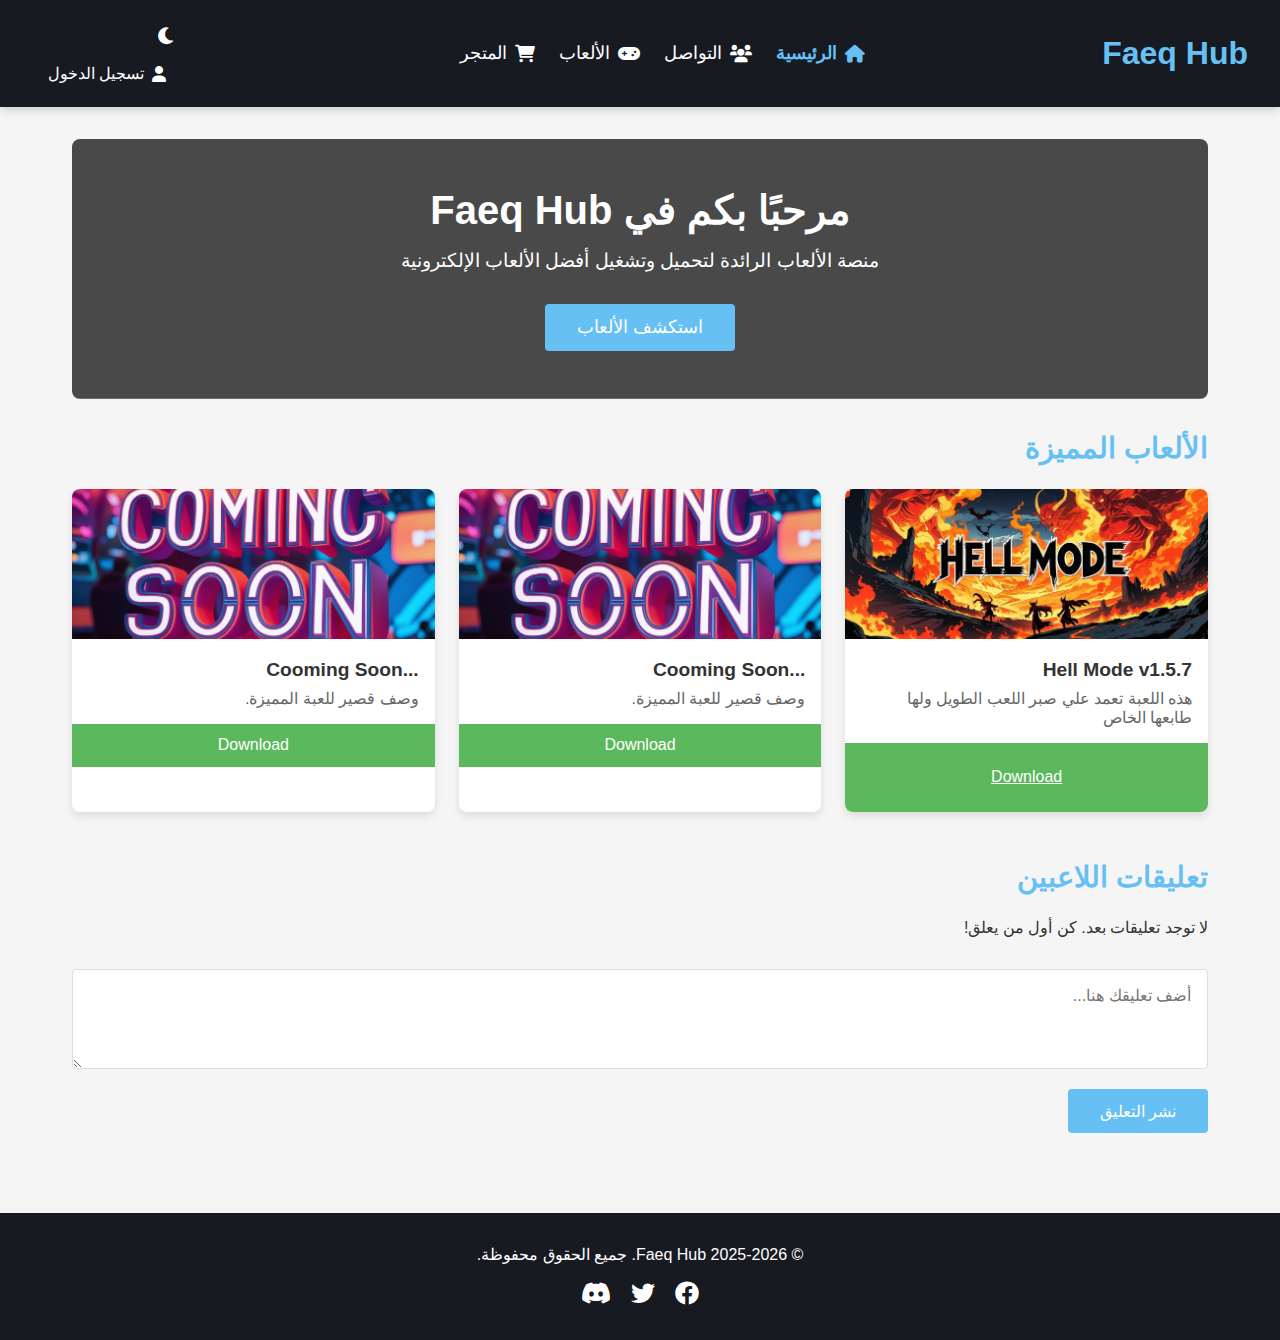
<file: index.html>
<!DOCTYPE html>
<html lang="ar" dir="rtl">
<head>
    <meta charset="UTF-8">
    <meta name="viewport" content="width=device-width, initial-scale=1.0">
    <title>Faeq Hub</title>
    <link rel="stylesheet" href="styles.css">
    <link rel="stylesheet" href="https://cdnjs.cloudflare.com/ajax/libs/font-awesome/6.0.0-beta3/css/all.min.css">
</head>
<body class="light-mode">
    <header>
        <div class="logo">
            <h1>Faeq Hub</h1>
        </div>
        <nav>
            <ul>
                <li><a href="index.html" class="active"><i class="fas fa-home"></i> الرئيسية</a></li>
                <li><a href="connect.html"><i class="fas fa-users"></i> التواصل</a></li>
                <li><a href="games.html"><i class="fas fa-gamepad"></i> الألعاب</a></li>
                <li><a href="store.html"><i class="fas fa-shopping-cart"></i> المتجر</a></li>
            </ul>
        </nav>
        <div class="user-actions">
            <button id="theme-toggle"><i class="fas fa-moon"></i></button>
            <button id="login-btn"><i class="fas fa-user"></i> تسجيل الدخول</button>
        </div>
    </header>

    <main>
        <section class="hero">
            <h2>مرحبًا بكم في Faeq Hub</h2>
            <p>منصة الألعاب الرائدة لتحميل وتشغيل أفضل الألعاب الإلكترونية</p>
            <a href="games.html"><button href="games.html" class="cta-button">استكشف الألعاب</button></a>
        </section>

        <section class="featured-games">
            <h3>الألعاب المميزة</h3>
            <div class="games-grid">
                <div class="game-card">
                    <img src="Photos/Hell mode.jpg" alt="Hell Mode">
                    <h4>Hell Mode v1.5.7</h4>
                    <p>هذه اللعبة تعمد علي صبر اللعب الطويل ولها طابعها الخاص</p>
                    <a  class=download-btn href="https://abdelazez.itch.io/hell-mode"><button  class=download-btn >Download</button></a>
                </div>
                <div class="game-card">
                    <img src="Photos/Cooming Soon.jpg" alt="Game 2">
                    <h4>...Cooming Soon</h4>
                    <p>وصف قصير للعبة المميزة.</p>
                    <button class="download-btn">Download</button>
                </div>
                <div class="game-card">
                    <img src="Photos/Cooming Soon.jpg" alt="Game 3">
                    <h4>...Cooming Soon</h4>
                    <p>وصف قصير للعبة المميزة.</p>
                    <button class="download-btn">Download</button>
                </div>
            </div>
        </section>

        <section class="comments-section">
            <h3>تعليقات اللاعبين</h3>
            <div class="comments-container" id="comments-container">
                <!-- التعليقات ستضاف هنا عبر JavaScript -->
            </div>
            <form id="comment-form">
                <textarea id="comment-text" placeholder="أضف تعليقك هنا..." required></textarea>
                <button type="submit">نشر التعليق</button>
            </form>
        </section>
    </main>

    <footer>
        <p>&copy; 2025-2026 Faeq Hub. جميع الحقوق محفوظة.</p>
        <div class="social-links">
            <a href="https://web.facebook.com/ZezoXAbdalazez"><i class="fab fa-facebook"></i></a>
            <a href="https://x.com/bdalzyzshryf1"><i class="fab fa-twitter"></i></a>
            <a href="https://discord.com/channels/@me"><i class="fab fa-discord"></i></a>
        </div>
    </footer>

    <!-- نافذة تسجيل الدخول -->
    <div class="modal" id="login-modal">
        <div class="modal-content">
            <span class="close-btn">&times;</span>
            <h2>تسجيل الدخول</h2>
            <form id="login-form">
                <div class="form-group">
                    <label for="username">اسم المستخدم:</label>
                    <input type="text" id="username" required>
                </div>
                <div class="form-group">
                    <label for="password">كلمة المرور:</label>
                    <input type="password" id="password" required>
                </div>
                <button type="submit">تسجيل الدخول</button>
            </form>
            <p class="register-link">ليس لديك حساب؟ <a href="#" id="register-link">سجل الآن</a></p>
        </div>
    </div>

    <!-- نافذة التسجيل -->
    <div class="modal" id="register-modal">
        <div class="modal-content">
            <span class="close-btn">&times;</span>
            <h2>إنشاء حساب جديد</h2>
            <form id="register-form">
                <div class="form-group">
                    <label for="new-username">اسم المستخدم:</label>
                    <input type="text" id="new-username" required>
                </div>
                <div class="form-group">
                    <label for="new-email">البريد الإلكتروني:</label>
                    <input type="email" id="new-email" required>
                </div>
                <div class="form-group">
                    <label for="new-password">كلمة المرور:</label>
                    <input type="password" id="new-password" required>
                </div>
                <div class="form-group">
                    <label for="confirm-password">تأكيد كلمة المرور:</label>
                    <input type="password" id="confirm-password" required>
                </div>
                <button type="submit">إنشاء حساب</button>
            </form>
        </div>
    </div>

    <script src="script.js"></script>
</body>
</html>
</file>
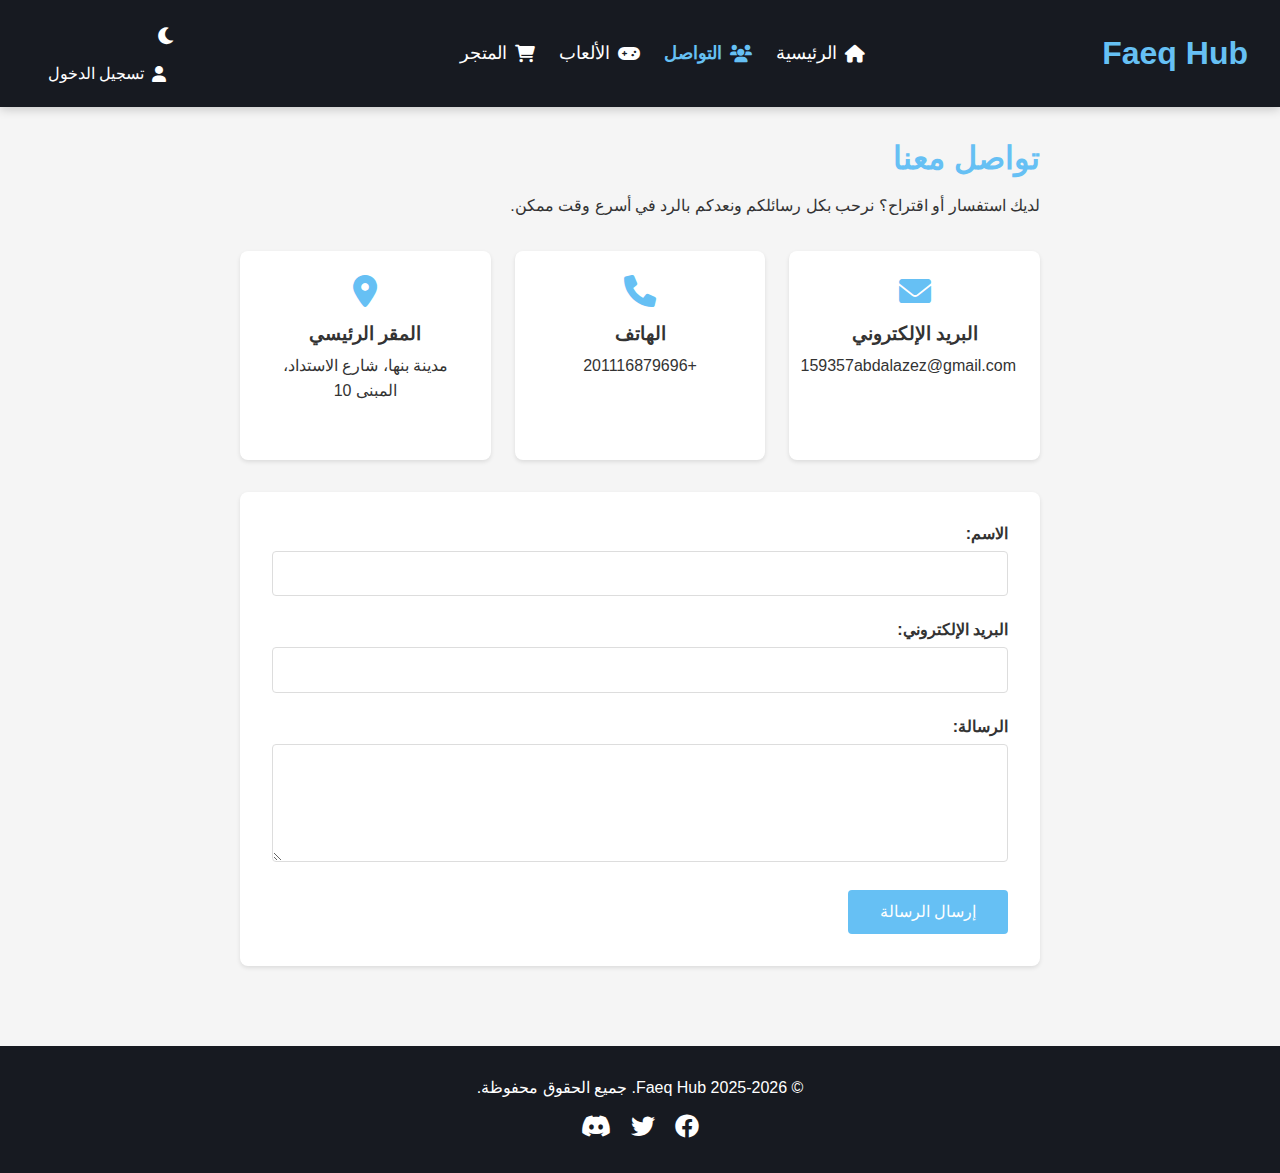
<file: connect.html>
<!DOCTYPE html>
<html lang="ar" dir="rtl">
<head>
    <meta charset="UTF-8">
    <meta name="viewport" content="width=device-width, initial-scale=1.0">
    <title>Faeq Hub - التواصل</title>
    <link rel="stylesheet" href="styles.css">
    <link rel="stylesheet" href="https://cdnjs.cloudflare.com/ajax/libs/font-awesome/6.0.0-beta3/css/all.min.css">
</head>
<body class="light-mode">
    <header>
        <div class="logo">
            <h1>Faeq Hub</h1>
        </div>
        <nav>
            <ul>
                <li><a href="index.html"><i class="fas fa-home"></i> الرئيسية</a></li>
                <li><a href="connect.html" class="active"><i class="fas fa-users"></i> التواصل</a></li>
                <li><a href="games.html"><i class="fas fa-gamepad"></i> الألعاب</a></li>
                <li><a href="store.html"><i class="fas fa-shopping-cart"></i> المتجر</a></li>
            </ul>
        </nav>
        <div class="user-actions">
            <button id="theme-toggle"><i class="fas fa-moon"></i></button>
            <button id="login-btn"><i class="fas fa-user"></i> تسجيل الدخول</button>
        </div>
    </header>

    <main>
        <section class="connect-section">
            <h2>تواصل معنا</h2>
            <p>لديك استفسار أو اقتراح؟ نرحب بكل رسائلكم ونعدكم بالرد في أسرع وقت ممكن.</p>
            
            <div class="contact-methods">
                <div class="contact-card">
                    <i class="fas fa-envelope"></i>
                    <h3>البريد الإلكتروني</h3>
                    <p>159357abdalazez@gmail.com</p>
                </div>
                <div class="contact-card">
                    <i class="fas fa-phone"></i>
                    <h3>الهاتف</h3>
                    <p>+201116879696</p>
                </div>
                <div class="contact-card">
                    <i class="fas fa-map-marker-alt"></i>
                    <h3>المقر الرئيسي</h3>
                    <p>مدينة بنها، شارع الاستداد، المبنى 10</p>
                </div>
            </div>

            <form class="contact-form">
                <div class="form-group">
                    <label for="name">الاسم:</label>
                    <input type="text" id="name" required>
                </div>
                <div class="form-group">
                    <label for="email">البريد الإلكتروني:</label>
                    <input type="email" id="email" required>
                </div>
                <div class="form-group">
                    <label for="message">الرسالة:</label>
                    <textarea id="message" rows="5" required></textarea>
                </div>
                <button type="submit">إرسال الرسالة</button>
            </form>
        </section>
    </main>

    <footer>
        <p>&copy; 2025-2026 Faeq Hub. جميع الحقوق محفوظة.</p>
        <div class="social-links">
            <a href="https://web.facebook.com/ZezoXAbdalazez"><i class="fab fa-facebook"></i></a>
            <a href="https://x.com/bdalzyzshryf1"><i class="fab fa-twitter"></i></a>
            <a href="https://discord.com/channels/@me"><i class="fab fa-discord"></i></a>
        </div>
    </footer>

    <!-- نفس نوافذ تسجيل الدخول والتسجيل من index.html -->
    <div class="modal" id="login-modal">
        <div class="modal-content">
            <span class="close-btn">&times;</span>
            <h2>تسجيل الدخول</h2>
            <form id="login-form">
                <div class="form-group">
                    <label for="username">اسم المستخدم:</label>
                    <input type="text" id="username" required>
                </div>
                <div class="form-group">
                    <label for="password">كلمة المرور:</label>
                    <input type="password" id="password" required>
                </div>
                <button type="submit">تسجيل الدخول</button>
            </form>
            <p class="register-link">ليس لديك حساب؟ <a href="#" id="register-link">سجل الآن</a></p>
        </div>
    </div>

    <div class="modal" id="register-modal">
        <div class="modal-content">
            <span class="close-btn">&times;</span>
            <h2>إنشاء حساب جديد</h2>
            <form id="register-form">
                <div class="form-group">
                    <label for="new-username">اسم المستخدم:</label>
                    <input type="text" id="new-username" required>
                </div>
                <div class="form-group">
                    <label for="new-email">البريد الإلكتروني:</label>
                    <input type="email" id="new-email" required>
                </div>
                <div class="form-group">
                    <label for="new-password">كلمة المرور:</label>
                    <input type="password" id="new-password" required>
                </div>
                <div class="form-group">
                    <label for="confirm-password">تأكيد كلمة المرور:</label>
                    <input type="password" id="confirm-password" required>
                </div>
                <button type="submit">إنشاء حساب</button>
            </form>
        </div>
    </div>

    <script src="script.js"></script>
</body>
</html>
</file>
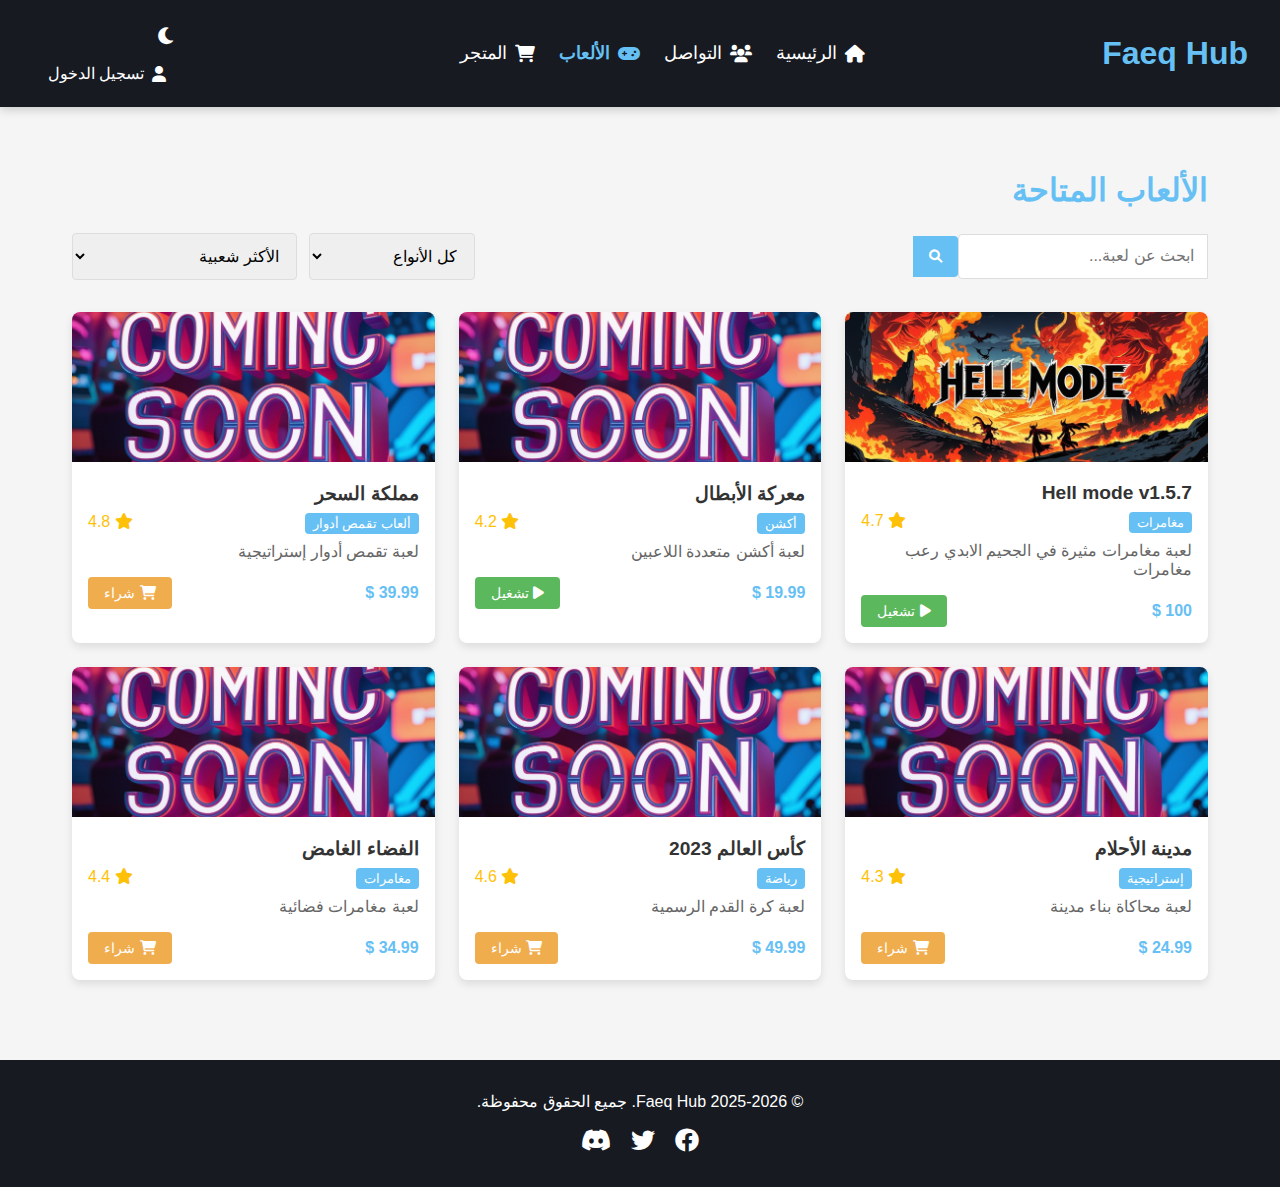
<file: games.html>
<!DOCTYPE html>
<html lang="ar" dir="rtl">
<head>
    <meta charset="UTF-8">
    <meta name="viewport" content="width=device-width, initial-scale=1.0">
    <title>Faeq Hub - الألعاب</title>
    <link rel="stylesheet" href="styles.css">
    <link rel="stylesheet" href="https://cdnjs.cloudflare.com/ajax/libs/font-awesome/6.0.0-beta3/css/all.min.css">
</head>
<body class="light-mode">
    <header>
        <div class="logo">
            <h1>Faeq Hub</h1>
        </div>
        <nav>
            <ul>
                <li><a href="index.html"><i class="fas fa-home"></i> الرئيسية</a></li>
                <li><a href="connect.html"><i class="fas fa-users"></i> التواصل</a></li>
                <li><a href="games.html" class="active"><i class="fas fa-gamepad"></i> الألعاب</a></li>
                <li><a href="store.html"><i class="fas fa-shopping-cart"></i> المتجر</a></li>
            </ul>
        </nav>
        <div class="user-actions">
            <button id="theme-toggle"><i class="fas fa-moon"></i></button>
            <button id="login-btn"><i class="fas fa-user"></i> تسجيل الدخول</button>
        </div>
    </header>

    <main>
        <section class="games-section">
            <h2>الألعاب المتاحة</h2>
            <div class="filters">
                <div class="search-box">
                    <input type="text" id="game-search" placeholder="ابحث عن لعبة...">
                    <button><i class="fas fa-search"></i></button>
                </div>
                <div class="filter-options">
                    <select id="genre-filter">
                        <option value="">كل الأنواع</option>
                        <option value="action">أكشن</option>
                        <option value="adventure">مغامرات</option>
                        <option value="rpg">ألعاب تقمص أدوار</option>
                        <option value="strategy">إستراتيجية</option>
                        <option value="sports">رياضة</option>
                    </select>
                    <select id="sort-by">
                        <option value="popular">الأكثر شعبية</option>
                        <option value="newest">الأحدث</option>
                        <option value="price-low">السعر (منخفض إلى مرتفع)</option>
                        <option value="price-high">السعر (مرتفع إلى منخفض)</option>
                    </select>
                </div>
            </div>

            <div class="games-grid" id="games-grid">
                <!-- سيتم ملء الألعاب عبر JavaScript -->
            </div>
        </section>
    </main>

    <footer>
        <p>&copy; 2025-2026 Faeq Hub. جميع الحقوق محفوظة.</p>
        <div class="social-links">
            <a href="https://web.facebook.com/ZezoXAbdalazez"><i class="fab fa-facebook"></i></a>
            <a href="https://x.com/bdalzyzshryf1"><i class="fab fa-twitter"></i></a>
            <a href="https://discord.com/channels/@me"><i class="fab fa-discord"></i></a>
        </div>
    </footer>

    <!-- نفس نوافذ تسجيل الدخول والتسجيل من index.html -->
    <div class="modal" id="login-modal">
        <div class="modal-content">
            <span class="close-btn">&times;</span>
            <h2>تسجيل الدخول</h2>
            <form id="login-form">
                <div class="form-group">
                    <label for="username">اسم المستخدم:</label>
                    <input type="text" id="username" required>
                </div>
                <div class="form-group">
                    <label for="password">كلمة المرور:</label>
                    <input type="password" id="password" required>
                </div>
                <button type="submit">تسجيل الدخول</button>
            </form>
            <p class="register-link">ليس لديك حساب؟ <a href="#" id="register-link">سجل الآن</a></p>
        </div>
    </div>

    <div class="modal" id="register-modal">
        <div class="modal-content">
            <span class="close-btn">&times;</span>
            <h2>إنشاء حساب جديد</h2>
            <form id="register-form">
                <div class="form-group">
                    <label for="new-username">اسم المستخدم:</label>
                    <input type="text" id="new-username" required>
                </div>
                <div class="form-group">
                    <label for="new-email">البريد الإلكتروني:</label>
                    <input type="email" id="new-email" required>
                </div>
                <div class="form-group">
                    <label for="new-password">كلمة المرور:</label>
                    <input type="password" id="new-password" required>
                </div>
                <div class="form-group">
                    <label for="confirm-password">تأكيد كلمة المرور:</label>
                    <input type="password" id="confirm-password" required>
                </div>
                <button type="submit">إنشاء حساب</button>
            </form>
        </div>
    </div>

    <script src="script.js"></script>
    <script src="games.js"></script>
</body>
</html>
</file>
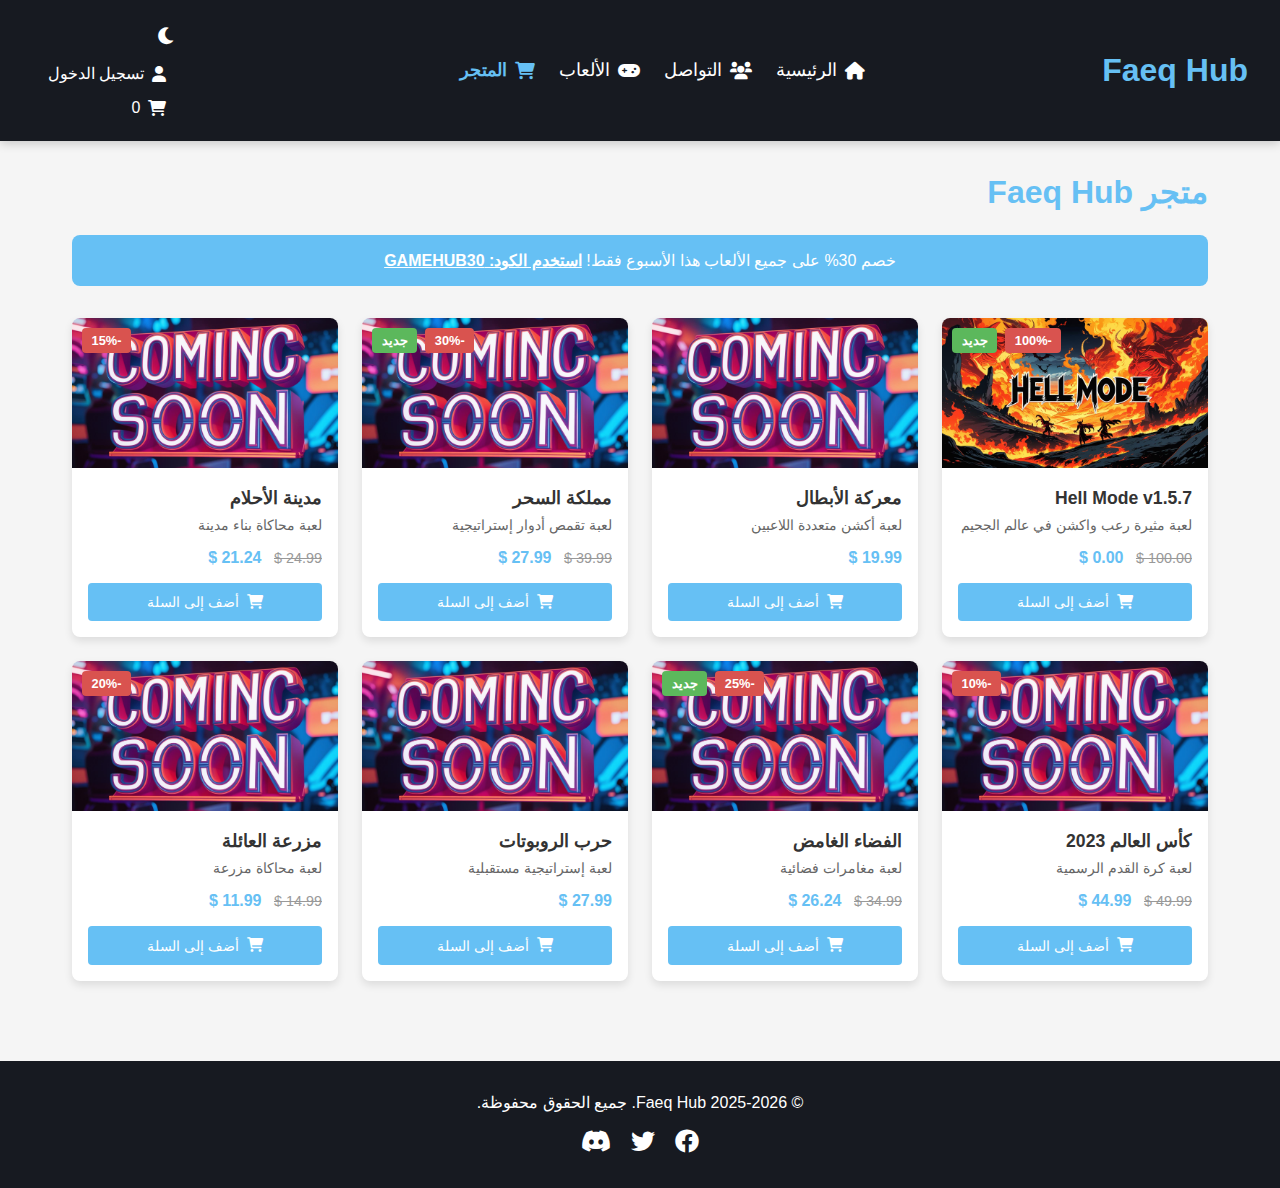
<file: store.html>
<!DOCTYPE html>
<html lang="ar" dir="rtl">
<head>
    <meta charset="UTF-8">
    <meta name="viewport" content="width=device-width, initial-scale=1.0">
    <title>FaeqHub - المتجر</title>
    <link rel="stylesheet" href="styles.css">
    <link rel="stylesheet" href="https://cdnjs.cloudflare.com/ajax/libs/font-awesome/6.0.0-beta3/css/all.min.css">
</head>
<body class="light-mode">
    <header>
        <div class="logo">
            <h1>Faeq Hub</h1>
        </div>
        <nav>
            <ul>
                <li><a href="index.html"><i class="fas fa-home"></i> الرئيسية</a></li>
                <li><a href="connect.html"><i class="fas fa-users"></i> التواصل</a></li>
                <li><a href="games.html"><i class="fas fa-gamepad"></i> الألعاب</a></li>
                <li><a href="store.html" class="active"><i class="fas fa-shopping-cart"></i> المتجر</a></li>
            </ul>
        </nav>
        <div class="user-actions">
            <button id="theme-toggle"><i class="fas fa-moon"></i></button>
            <button id="login-btn"><i class="fas fa-user"></i> تسجيل الدخول</button>
            <button id="cart-btn"><i class="fas fa-shopping-cart"></i> <span id="cart-count">0</span></button>
        </div>
    </header>

    <main>
        <section class="store-section">
            <h2>متجر Faeq Hub</h2>
            <div class="promo-banner">
                <p>خصم 30% على جميع الألعاب هذا الأسبوع فقط! <a href="#">استخدم الكود: GAMEHUB30</a></p>
            </div>

            <div class="store-grid" id="store-grid">
                <!-- سيتم ملء المنتجات عبر JavaScript -->
            </div>
        </section>
    </main>

    <footer>
        <p>&copy; 2025-2026 Faeq Hub. جميع الحقوق محفوظة.</p>
        <div class="social-links">
            <a href="https://web.facebook.com/ZezoXAbdalazez"><i class="fab fa-facebook"></i></a>
            <a href="https://x.com/bdalzyzshryf1"><i class="fab fa-twitter"></i></a>
            <a href="https://discord.com/channels/@me"><i class="fab fa-discord"></i></a>
        </div>
    </footer>

    <!-- نوافذ تسجيل الدخول والتسجيل -->
    <div class="modal" id="login-modal">
        <div class="modal-content">
            <span class="close-btn">&times;</span>
            <h2>تسجيل الدخول</h2>
            <form id="login-form">
                <div class="form-group">
                    <label for="username">اسم المستخدم:</label>
                    <input type="text" id="username" required>
                </div>
                <div class="form-group">
                    <label for="password">كلمة المرور:</label>
                    <input type="password" id="password" required>
                </div>
                <button type="submit">تسجيل الدخول</button>
            </form>
            <p class="register-link">ليس لديك حساب؟ <a href="#" id="register-link">سجل الآن</a></p>
        </div>
    </div>

    <div class="modal" id="register-modal">
        <div class="modal-content">
            <span class="close-btn">&times;</span>
            <h2>إنشاء حساب جديد</h2>
            <form id="register-form">
                <div class="form-group">
                    <label for="new-username">اسم المستخدم:</label>
                    <input type="text" id="new-username" required>
                </div>
                <div class="form-group">
                    <label for="new-email">البريد الإلكتروني:</label>
                    <input type="email" id="new-email" required>
                </div>
                <div class="form-group">
                    <label for="new-password">كلمة المرور:</label>
                    <input type="password" id="new-password" required>
                </div>
                <div class="form-group">
                    <label for="confirm-password">تأكيد كلمة المرور:</label>
                    <input type="password" id="confirm-password" required>
                </div>
                <button type="submit">إنشاء حساب</button>
            </form>
        </div>
    </div>

    <!-- نافذة عربة التسوق -->
    <div class="modal" id="cart-modal">
        <div class="modal-content">
            <span class="close-btn">&times;</span>
            <h2>عربة التسوق</h2>
            <div class="cart-items" id="cart-items">
                <!-- سيتم ملء العناصر هنا -->
            </div>
            <div class="cart-summary">
                <p>المجموع: <span id="cart-total">0.00</span> $</p>
                <button id="checkout-btn">إتمام الشراء</button>
            </div>
        </div>
    </div>

    <script src="script.js"></script>
    <script src="store.js"></script>
</body>
</html>
</file>
<file: styles.css>
* {
    margin: 0;
    padding: 0;
    box-sizing: border-box;
    font-family: 'Segoe UI', Tahoma, Geneva, Verdana, sans-serif;
}

body {
    background-color: #f5f5f5;
    color: #333;
    transition: background-color 0.3s, color 0.3s;
}

body.dark-mode {
    background-color: #1a1a1a;
    color: #f5f5f5;
}

/* التنسيقات العامة للنص باللغة العربية */
body[dir="rtl"] {
    text-align: right;
    font-family: 'Segoe UI', Tahoma, Geneva, Verdana, sans-serif;
}

/* الهيدر */
header {
    background-color: #171a21;
    color: white;
    padding: 1rem 2rem;
    display: flex;
    justify-content: space-between;
    align-items: center;
    box-shadow: 0 2px 10px rgba(0, 0, 0, 0.2);
}

.dark-mode header {
    background-color: #0e1117;
}

.logo h1 {
    font-size: 2rem;
    color: #66c0f4;
}

nav ul {
    display: flex;
    list-style: none;
}

nav ul li {
    margin-left: 1.5rem;
}

nav ul li a {
    color: white;
    text-decoration: none;
    font-size: 1.1rem;
    transition: color 0.3s;
    display: flex;
    align-items: center;
}

nav ul li a i {
    margin-left: 0.5rem;
}

nav ul li a:hover {
    color: #66c0f4;
}

nav ul li a.active {
    color: #66c0f4;
    font-weight: bold;
}

.user-actions button {
    background-color: transparent;
    color: white;
    border: none;
    cursor: pointer;
    font-size: 1rem;
    margin-right: 1rem;
    padding: 0.5rem 1rem;
    border-radius: 4px;
    transition: background-color 0.3s;
    display: flex;
    align-items: center;
}

.user-actions button i {
    margin-left: 0.5rem;
}

.user-actions button:hover {
    background-color: rgba(102, 192, 244, 0.2);
}

#theme-toggle {
    background-color: transparent;
    color: white;
    border: none;
    cursor: pointer;
    font-size: 1.2rem;
    padding: 0.5rem;
    border-radius: 50%;
    width: 40px;
    height: 40px;
    display: flex;
    align-items: center;
    justify-content: center;
}

#theme-toggle:hover {
    background-color: rgba(255, 255, 255, 0.1);
}

/* المحتوى الرئيسي */
main {
    padding: 2rem;
    max-width: 1200px;
    margin: 0 auto;
}

/* قسم البطل */
.hero {
    text-align: center;
    padding: 3rem 0;
    margin-bottom: 2rem;
    background: linear-gradient(rgba(0, 0, 0, 0.7), rgba(0, 0, 0, 0.7)), url('https://via.placeholder.com/1200x400');
    background-size: cover;
    background-position: center;
    color: white;
    border-radius: 8px;
}

.dark-mode .hero {
    background: linear-gradient(rgba(0, 0, 0, 0.8), rgba(0, 0, 0, 0.8)), url('https://via.placeholder.com/1200x400');
}

.hero h2 {
    font-size: 2.5rem;
    margin-bottom: 1rem;
}

.hero p {
    font-size: 1.2rem;
    margin-bottom: 2rem;
}

.cta-button {
    background-color: #66c0f4;
    color: white;
    border: none;
    padding: 0.8rem 2rem;
    font-size: 1.1rem;
    border-radius: 4px;
    cursor: pointer;
    transition: background-color 0.3s;
}

.cta-button:hover {
    background-color: #4a9ac4;
}

/* الألعاب المميزة */
.featured-games {
    margin-bottom: 3rem;
}

.featured-games h3 {
    font-size: 1.8rem;
    margin-bottom: 1.5rem;
    color: #66c0f4;
}

.games-grid {
    display: grid;
    grid-template-columns: repeat(auto-fill, minmax(300px, 1fr));
    gap: 1.5rem;
}

.game-card {
    background-color: white;
    border-radius: 8px;
    overflow: hidden;
    box-shadow: 0 4px 8px rgba(0, 0, 0, 0.1);
    transition: transform 0.3s, box-shadow 0.3s;
}

.dark-mode .game-card {
    background-color: #2a2d34;
    color: #f5f5f5;
}

.game-card:hover {
    transform: translateY(-5px);
    box-shadow: 0 8px 16px rgba(0, 0, 0, 0.2);
}

.game-card img {
    width: 100%;
    height: 150px;
    object-fit: cover;
}

.game-card h4 {
    padding: 1rem 1rem 0.5rem;
    font-size: 1.2rem;
}

.game-card p {
    padding: 0 1rem 1rem;
    color: #666;
}

.dark-mode .game-card p {
    color: #aaa;
}

.download-btn {
    display: block;
    width: 100%;
    padding: 0.8rem;
    background-color: #5cb85c;
    color: white;
    border: none;
    cursor: pointer;
    font-size: 1rem;
    transition: background-color 0.3s;
}

.download-btn:hover {
    background-color: #4cae4c;
}

/* قسم التعليقات */
.comments-section {
    margin-top: 3rem;
}

.comments-section h3 {
    font-size: 1.8rem;
    margin-bottom: 1.5rem;
    color: #66c0f4;
}

.comments-container {
    margin-bottom: 2rem;
}

.comment {
    background-color: white;
    padding: 1rem;
    margin-bottom: 1rem;
    border-radius: 8px;
    box-shadow: 0 2px 4px rgba(0, 0, 0, 0.1);
}

.dark-mode .comment {
    background-color: #2a2d34;
    color: #f5f5f5;
}

.comment-header {
    display: flex;
    align-items: center;
    margin-bottom: 0.5rem;
}

.comment-avatar {
    width: 40px;
    height: 40px;
    border-radius: 50%;
    background-color: #66c0f4;
    display: flex;
    align-items: center;
    justify-content: center;
    color: white;
    font-weight: bold;
    margin-left: 1rem;
}

.comment-author {
    font-weight: bold;
}

.comment-date {
    color: #999;
    font-size: 0.8rem;
    margin-right: 1rem;
}

.dark-mode .comment-date {
    color: #aaa;
}

.comment-text {
    line-height: 1.5;
}

#comment-form {
    margin-top: 2rem;
}

#comment-text {
    width: 100%;
    padding: 1rem;
    border: 1px solid #ddd;
    border-radius: 4px;
    resize: vertical;
    min-height: 100px;
    margin-bottom: 1rem;
    font-size: 1rem;
}

.dark-mode #comment-text {
    background-color: #2a2d34;
    color: #f5f5f5;
    border-color: #444;
}

#comment-form button {
    background-color: #66c0f4;
    color: white;
    border: none;
    padding: 0.8rem 2rem;
    font-size: 1rem;
    border-radius: 4px;
    cursor: pointer;
    transition: background-color 0.3s;
}

#comment-form button:hover {
    background-color: #4a9ac4;
}

/* الفوتر */
footer {
    background-color: #171a21;
    color: white;
    padding: 2rem;
    text-align: center;
    margin-top: 3rem;
}

.dark-mode footer {
    background-color: #0e1117;
}

.social-links {
    margin-top: 1rem;
}

.social-links a {
    color: white;
    margin: 0 0.5rem;
    font-size: 1.5rem;
    transition: color 0.3s;
}

.social-links a:hover {
    color: #66c0f4;
}

/* صفحة التواصل */
.connect-section {
    max-width: 800px;
    margin: 0 auto;
}

.connect-section h2 {
    font-size: 2rem;
    color: #66c0f4;
    margin-bottom: 1rem;
}

.connect-section p {
    margin-bottom: 2rem;
    line-height: 1.6;
}

.contact-methods {
    display: grid;
    grid-template-columns: repeat(auto-fit, minmax(250px, 1fr));
    gap: 1.5rem;
    margin-bottom: 2rem;
}

.contact-card {
    background-color: white;
    padding: 1.5rem;
    border-radius: 8px;
    text-align: center;
    box-shadow: 0 2px 4px rgba(0, 0, 0, 0.1);
    transition: transform 0.3s;
}

.dark-mode .contact-card {
    background-color: #2a2d34;
    color: #f5f5f5;
}

.contact-card:hover {
    transform: translateY(-5px);
}

.contact-card i {
    font-size: 2rem;
    color: #66c0f4;
    margin-bottom: 1rem;
}

.contact-card h3 {
    margin-bottom: 0.5rem;
}

.contact-form {
    background-color: white;
    padding: 2rem;
    border-radius: 8px;
    box-shadow: 0 2px 4px rgba(0, 0, 0, 0.1);
}

.dark-mode .contact-form {
    background-color: #2a2d34;
    color: #f5f5f5;
}

.form-group {
    margin-bottom: 1.5rem;
}

.form-group label {
    display: block;
    margin-bottom: 0.5rem;
    font-weight: bold;
}

.form-group input,
.form-group textarea {
    width: 100%;
    padding: 0.8rem;
    border: 1px solid #ddd;
    border-radius: 4px;
    font-size: 1rem;
}

.dark-mode .form-group input,
.dark-mode .form-group textarea {
    background-color: #1a1a1a;
    color: #f5f5f5;
    border-color: #444;
}

.contact-form button {
    background-color: #66c0f4;
    color: white;
    border: none;
    padding: 0.8rem 2rem;
    font-size: 1rem;
    border-radius: 4px;
    cursor: pointer;
    transition: background-color 0.3s;
}

.contact-form button:hover {
    background-color: #4a9ac4;
}

/* النوافذ المنبثقة */
.modal {
    display: none;
    position: fixed;
    top: 0;
    left: 0;
    width: 100%;
    height: 100%;
    background-color: rgba(0, 0, 0, 0.5);
    z-index: 1000;
    justify-content: center;
    align-items: center;
}

.modal-content {
    background-color: white;
    padding: 2rem;
    border-radius: 8px;
    width: 100%;
    max-width: 400px;
    position: relative;
}

.dark-mode .modal-content {
    background-color: #2a2d34;
    color: #f5f5f5;
}

.close-btn {
    position: absolute;
    top: 1rem;
    left: 1rem;
    font-size: 1.5rem;
    cursor: pointer;
    color: #666;
}

.dark-mode .close-btn {
    color: #aaa;
}

.modal h2 {
    margin-bottom: 1.5rem;
    text-align: center;
    color: #66c0f4;
}

.modal .form-group {
    margin-bottom: 1rem;
}

.modal button[type="submit"] {
    width: 100%;
    padding: 0.8rem;
    margin-top: 1rem;
}

.register-link {
    text-align: center;
    margin-top: 1rem;
}

.register-link a {
    color: #66c0f4;
    text-decoration: none;
}

.register-link a:hover {
    text-decoration: underline;
}

/* رسائل التنبيه */
.alert {
    padding: 0.8rem;
    margin-bottom: 1rem;
    border-radius: 4px;
    text-align: center;
}

.alert-success {
    background-color: #dff0d8;
    color: #3c763d;
}

.dark-mode .alert-success {
    background-color: #3c763d;
    color: #dff0d8;
}

.alert-error {
    background-color: #f2dede;
    color: #a94442;
}

.dark-mode .alert-error {
    background-color: #a94442;
    color: #f2dede;
}

/* المستخدم المسجل */
.user-info {
    display: flex;
    align-items: center;
}

.user-avatar {
    width: 30px;
    height: 30px;
    border-radius: 50%;
    background-color: #66c0f4;
    display: flex;
    align-items: center;
    justify-content: center;
    color: white;
    font-weight: bold;
    margin-left: 0.5rem;
}

/* تصميم متجاوب */
@media (max-width: 768px) {
    header {
        flex-direction: column;
        padding: 1rem;
    }

    nav ul {
        margin: 1rem 0;
    }

    .user-actions {
        margin-top: 1rem;
    }

    .hero h2 {
        font-size: 2rem;
    }

    .hero p {
        font-size: 1rem;
    }
}

@media (max-width: 480px) {
    nav ul {
        flex-direction: column;
        align-items: center;
    }

    nav ul li {
        margin: 0.5rem 0;
    }

    .user-actions {
        display: flex;
        flex-direction: column;
        align-items: center;
    }

    .user-actions button {
        margin: 0.5rem 0;
    }
}
/* صفحة الألعاب */
.games-section {
    margin-top: 2rem;
}

.games-section h2 {
    font-size: 2rem;
    color: #66c0f4;
    margin-bottom: 1.5rem;
}

.filters {
    display: flex;
    justify-content: space-between;
    margin-bottom: 2rem;
    flex-wrap: wrap;
    gap: 1rem;
}

.search-box {
    display: flex;
    align-items: center;
}

.search-box input {
    padding: 0.8rem;
    border: 1px solid #ddd;
    border-radius: 4px 0 0 4px;
    font-size: 1rem;
    width: 250px;
}

.dark-mode .search-box input {
    background-color: #1a1a1a;
    color: #f5f5f5;
    border-color: #444;
}

.search-box button {
    background-color: #66c0f4;
    color: white;
    border: none;
    padding: 0.8rem 1rem;
    border-radius: 0 4px 4px 0;
    cursor: pointer;
}

.filter-options select {
    padding: 0.8rem;
    border: 1px solid #ddd;
    border-radius: 4px;
    font-size: 1rem;
    margin-right: 0.5rem;
}

.dark-mode .filter-options select {
    background-color: #1a1a1a;
    color: #f5f5f5;
    border-color: #444;
}

.game-info {
    display: flex;
    justify-content: space-between;
    padding: 0 1rem;
    margin-bottom: 0.5rem;
}

.game-info .genre {
    background-color: #66c0f4;
    color: white;
    padding: 0.2rem 0.5rem;
    border-radius: 4px;
    font-size: 0.8rem;
}

.game-info .rating {
    color: #ffc107;
}

.game-footer {
    display: flex;
    justify-content: space-between;
    align-items: center;
    padding: 0 1rem 1rem;
}

.game-footer .price {
    font-weight: bold;
    color: #66c0f4;
}

.play-btn, .buy-btn {
    padding: 0.5rem 1rem;
    border: none;
    border-radius: 4px;
    cursor: pointer;
    font-size: 0.9rem;
    display: flex;
    align-items: center;
}

.play-btn {
    background-color: #5cb85c;
    color: white;
}

.play-btn i {
    margin-left: 0.3rem;
}

.buy-btn {
    background-color: #f0ad4e;
    color: white;
}

.buy-btn i {
    margin-left: 0.3rem;
}

/* صفحة المتجر */
.store-section h2 {
    font-size: 2rem;
    color: #66c0f4;
    margin-bottom: 1.5rem;
}

.promo-banner {
    background-color: #66c0f4;
    color: white;
    padding: 1rem;
    border-radius: 8px;
    margin-bottom: 2rem;
    text-align: center;
}

.promo-banner a {
    color: white;
    font-weight: bold;
    text-decoration: underline;
}

.store-grid {
    display: grid;
    grid-template-columns: repeat(auto-fill, minmax(250px, 1fr));
    gap: 1.5rem;
}

.store-item {
    background-color: white;
    border-radius: 8px;
    overflow: hidden;
    box-shadow: 0 4px 8px rgba(0, 0, 0, 0.1);
    transition: transform 0.3s;
    position: relative;
}

.dark-mode .store-item {
    background-color: #2a2d34;
    color: #f5f5f5;
}

.store-item:hover {
    transform: translateY(-5px);
}

.item-badges {
    position: absolute;
    top: 10px;
    left: 10px;
    display: flex;
    gap: 0.5rem;
}

.discount-badge, .new-badge {
    padding: 0.3rem 0.6rem;
    border-radius: 4px;
    font-size: 0.8rem;
    font-weight: bold;
}

.discount-badge {
    background-color: #d9534f;
    color: white;
}

.new-badge {
    background-color: #5cb85c;
    color: white;
}

.store-item img {
    width: 100%;
    height: 150px;
    object-fit: cover;
}

.store-item h4 {
    padding: 1rem 1rem 0.5rem;
    font-size: 1.1rem;
}

.store-item p {
    padding: 0 1rem 1rem;
    color: #666;
    font-size: 0.9rem;
}

.dark-mode .store-item p {
    color: #aaa;
}

.item-price {
    padding: 0 1rem;
    margin-bottom: 1rem;
}

.original-price {
    text-decoration: line-through;
    color: #999;
    font-size: 0.9rem;
    margin-left: 0.5rem;
}

.dark-mode .original-price {
    color: #777;
}

.final-price {
    font-weight: bold;
    color: #66c0f4;
}

.add-to-cart-btn {
    display: block;
    width: calc(100% - 2rem);
    margin: 0 1rem 1rem;
    padding: 0.7rem;
    background-color: #66c0f4;
    color: white;
    border: none;
    border-radius: 4px;
    cursor: pointer;
    font-size: 0.9rem;
    transition: background-color 0.3s;
    display: flex;
    align-items: center;
    justify-content: center;
}

.add-to-cart-btn i {
    margin-left: 0.5rem;
}

.add-to-cart-btn:hover {
    background-color: #4a9ac4;
}

/* عربة التسوق */
.cart-item {
    display: flex;
    align-items: center;
    padding: 1rem 0;
    border-bottom: 1px solid #ddd;
}

.dark-mode .cart-item {
    border-bottom-color: #444;
}

.cart-item img {
    width: 60px;
    height: 60px;
    object-fit: cover;
    border-radius: 4px;
    margin-left: 1rem;
}

.cart-item-details {
    flex: 1;
}

.cart-item-details h5 {
    margin-bottom: 0.3rem;
}

.cart-item-details p {
    color: #666;
    font-size: 0.9rem;
}

.dark-mode .cart-item-details p {
    color: #aaa;
}

.cart-item-actions {
    display: flex;
    align-items: center;
}

.quantity-btn {
    background-color: #f5f5f5;
    border: none;
    width: 30px;
    height: 30px;
    border-radius: 4px;
    cursor: pointer;
    display: flex;
    align-items: center;
    justify-content: center;
}

.dark-mode .quantity-btn {
    background-color: #444;
    color: white;
}

.quantity-btn i {
    font-size: 0.8rem;
}

.cart-item-actions span {
    margin: 0 0.5rem;
    min-width: 20px;
    text-align: center;
}

.remove-btn {
    background-color: #f5f5f5;
    border: none;
    width: 30px;
    height: 30px;
    border-radius: 4px;
    cursor: pointer;
    display: flex;
    align-items: center;
    justify-content: center;
    margin-right: 0.5rem;
}

.dark-mode .remove-btn {
    background-color: #444;
    color: white;
}

.cart-summary {
    margin-top: 1rem;
    padding-top: 1rem;
    border-top: 1px solid #ddd;
    text-align: right;
}

.dark-mode .cart-summary {
    border-top-color: #444;
}

.cart-summary p {
    font-size: 1.2rem;
    margin-bottom: 1rem;
}

#checkout-btn {
    width: 100%;
    padding: 0.8rem;
    background-color: #5cb85c;
    color: white;
    border: none;
    border-radius: 4px;
    cursor: pointer;
    font-size: 1rem;
    transition: background-color 0.3s;
}

#checkout-btn:hover {
    background-color: #4cae4c;
}

/* تصميم متجاوب */
@media (max-width: 768px) {
    .filters {
        flex-direction: column;
    }
    
    .search-box input {
        width: 100%;
    }
    
    .filter-options {
        display: flex;
        gap: 0.5rem;
    }
    
    .filter-options select {
        flex: 1;
        margin-right: 0;
    }
}

@media (max-width: 480px) {
    .store-grid, .games-grid {
        grid-template-columns: 1fr;
    }
    
    .cart-item {
        flex-direction: column;
        align-items: flex-start;
    }
    
    .cart-item img {
        margin-left: 0;
        margin-bottom: 1rem;
    }
    
    .cart-item-actions {
        margin-top: 1rem;
        width: 100%;
        justify-content: space-between;
    }
}
</file>
